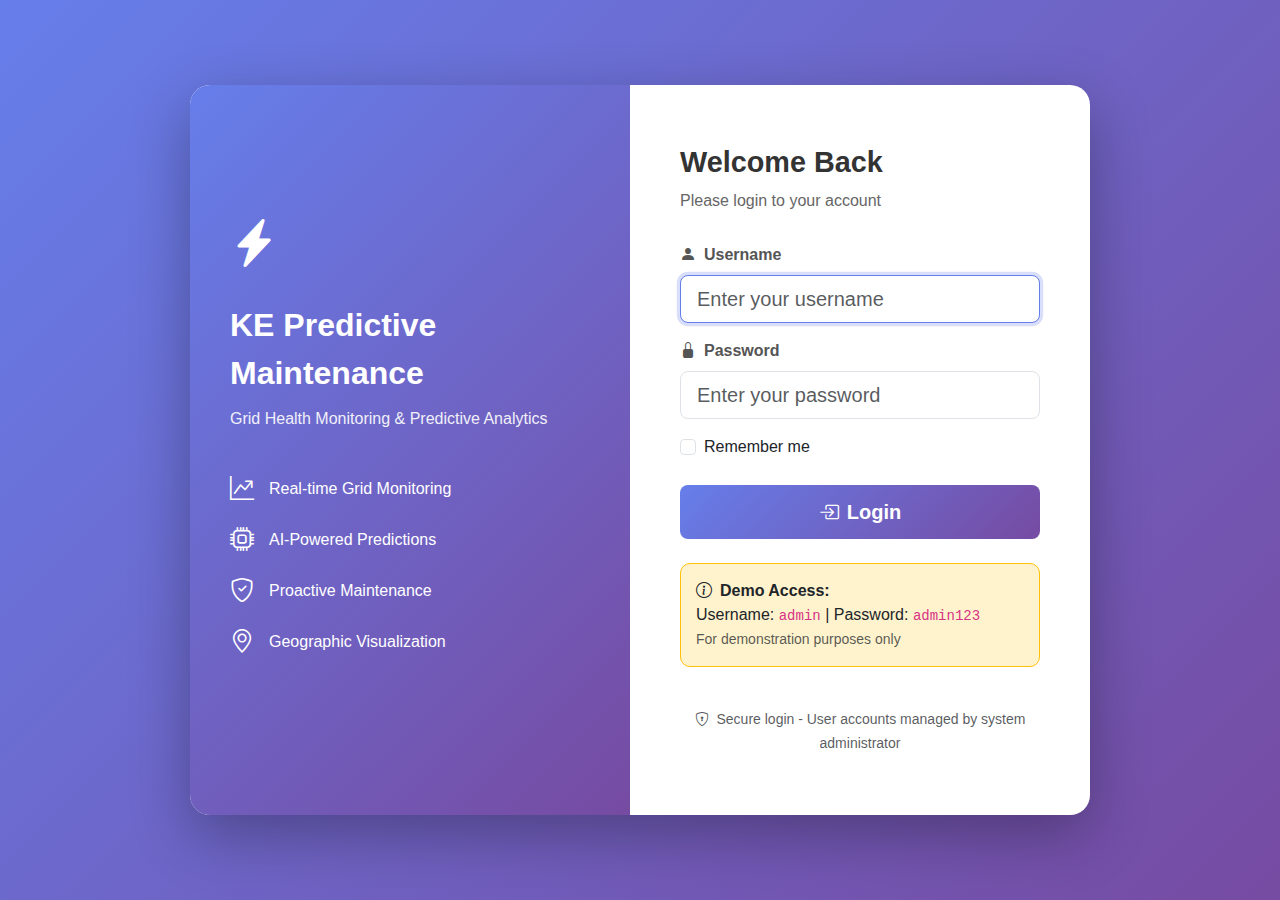
<file: login.html>
<!DOCTYPE html>
<html lang="en">
<head>
    <meta charset="UTF-8">
    <meta name="viewport" content="width=device-width, initial-scale=1.0">
    <title>KE Predictive Maintenance - Login</title>
    
    <link href="https://cdn.jsdelivr.net/npm/bootstrap@5.3.3/dist/css/bootstrap.min.css" rel="stylesheet">
    <link href="https://cdn.jsdelivr.net/npm/bootstrap-icons@1.11.3/font/bootstrap-icons.min.css" rel="stylesheet">
    
    <style>
        body {
            background: linear-gradient(135deg, #667eea 0%, #764ba2 100%);
            min-height: 100vh;
            display: flex;
            align-items: center;
            justify-content: center;
            font-family: 'Segoe UI', Tahoma, Geneva, Verdana, sans-serif;
        }
        
        .login-container {
            background: white;
            border-radius: 20px;
            box-shadow: 0 20px 60px rgba(0, 0, 0, 0.3);
            overflow: hidden;
            max-width: 900px;
            width: 100%;
            display: flex;
        }
        
        .login-left {
            flex: 1;
            background: linear-gradient(135deg, #667eea 0%, #764ba2 100%);
            padding: 60px 40px;
            color: white;
            display: flex;
            flex-direction: column;
            justify-content: center;
        }
        
        .login-right {
            flex: 1;
            padding: 60px 50px;
            display: flex;
            flex-direction: column;
            justify-content: center;
        }
        
        .brand-logo {
            font-size: 3rem;
            margin-bottom: 20px;
        }
        
        .brand-title {
            font-size: 2rem;
            font-weight: 700;
            margin-bottom: 10px;
        }
        
        .brand-subtitle {
            font-size: 1rem;
            opacity: 0.9;
        }
        
        .feature-list {
            margin-top: 40px;
            list-style: none;
            padding: 0;
        }
        
        .feature-list li {
            margin-bottom: 15px;
            display: flex;
            align-items: center;
        }
        
        .feature-list i {
            font-size: 1.5rem;
            margin-right: 15px;
        }
        
        .form-control:focus {
            border-color: #667eea;
            box-shadow: 0 0 0 0.2rem rgba(102, 126, 234, 0.25);
        }
        
        .btn-login {
            background: linear-gradient(135deg, #667eea 0%, #764ba2 100%);
            border: none;
            padding: 12px;
            font-weight: 600;
            transition: transform 0.2s;
        }
        
        .btn-login:hover {
            transform: translateY(-2px);
            box-shadow: 0 5px 20px rgba(102, 126, 234, 0.4);
        }
        
        .login-title {
            font-size: 1.8rem;
            font-weight: 700;
            color: #333;
            margin-bottom: 10px;
        }
        
        .login-subtitle {
            color: #666;
            margin-bottom: 30px;
        }
        
        .form-label {
            font-weight: 600;
            color: #555;
        }
        
        .forgot-password {
            color: #667eea;
            text-decoration: none;
            font-size: 0.9rem;
        }
        
        .forgot-password:hover {
            text-decoration: underline;
        }
        
        .divider {
            text-align: center;
            margin: 20px 0;
            color: #999;
        }
        
        .alert-demo {
            background-color: #fff3cd;
            border-color: #ffc107;
            border-radius: 10px;
            padding: 15px;
            margin-top: 20px;
        }
        
        @media (max-width: 768px) {
            .login-container {
                flex-direction: column;
            }
            
            .login-left {
                padding: 40px 30px;
            }
            
            .login-right {
                padding: 40px 30px;
            }
        }
    </style>
</head>
<body>
    
    <div class="login-container">
        <!-- Left Side - Branding -->
        <div class="login-left">
            <div class="brand-logo">
                <i class="bi bi-lightning-charge-fill"></i>
            </div>
            <div class="brand-title">KE Predictive Maintenance</div>
            <div class="brand-subtitle">Grid Health Monitoring & Predictive Analytics</div>
            
            <ul class="feature-list">
                <li>
                    <i class="bi bi-graph-up-arrow"></i>
                    <span>Real-time Grid Monitoring</span>
                </li>
                <li>
                    <i class="bi bi-cpu"></i>
                    <span>AI-Powered Predictions</span>
                </li>
                <li>
                    <i class="bi bi-shield-check"></i>
                    <span>Proactive Maintenance</span>
                </li>
                <li>
                    <i class="bi bi-geo-alt"></i>
                    <span>Geographic Visualization</span>
                </li>
            </ul>
        </div>
        
        <!-- Right Side - Login Form -->
        <div class="login-right">
            <h1 class="login-title">Welcome Back</h1>
            <p class="login-subtitle">Please login to your account</p>
            
            <form id="loginForm" onsubmit="handleLogin(event)">
                <div class="mb-3">
                    <label for="username" class="form-label">
                        <i class="bi bi-person-fill me-2"></i>Username
                    </label>
                    <input type="text" class="form-control form-control-lg" id="username" placeholder="Enter your username" required>
                </div>
                
                <div class="mb-3">
                    <label for="password" class="form-label">
                        <i class="bi bi-lock-fill me-2"></i>Password
                    </label>
                    <input type="password" class="form-control form-control-lg" id="password" placeholder="Enter your password" required>
                </div>
                
                <div class="d-flex justify-content-between align-items-center mb-4">
                    <div class="form-check">
                        <input class="form-check-input" type="checkbox" id="rememberMe">
                        <label class="form-check-label" for="rememberMe">
                            Remember me
                        </label>
                    </div>
                </div>
                
                <button type="submit" class="btn btn-primary btn-login w-100 btn-lg">
                    <i class="bi bi-box-arrow-in-right me-2"></i>Login
                </button>
            </form>
            
            <div class="alert alert-demo mt-4">
                <strong><i class="bi bi-info-circle me-2"></i>Demo Access:</strong><br>
                Username: <code>admin</code> | Password: <code>admin123</code><br>
                <small class="text-muted">For demonstration purposes only</small>
            </div>
            
            <div class="text-center mt-4">
                <small class="text-muted">
                    <i class="bi bi-shield-lock me-1"></i>
                    Secure login - User accounts managed by system administrator
                </small>
            </div>
        </div>
    </div>
    
    <script src="https://cdn.jsdelivr.net/npm/bootstrap@5.3.3/dist/js/bootstrap.bundle.min.js"></script>
    
    <script>
        function handleLogin(event) {
            event.preventDefault();
            
            const username = document.getElementById('username').value;
            const password = document.getElementById('password').value;
            
            // Simple validation for demo purposes
            if (username === 'admin' && password === 'admin123') {
                // Show loading state
                const submitBtn = event.target.querySelector('button[type="submit"]');
                submitBtn.innerHTML = '<span class="spinner-border spinner-border-sm me-2"></span>Logging in...';
                submitBtn.disabled = true;
                
                // Simulate authentication delay
                setTimeout(() => {
                    // Redirect to dashboard
                    window.location.href = 'UI_Attempt2.html';
                }, 1000);
            } else {
                // Show error message
                alert('Invalid credentials. Please use:\nUsername: admin\nPassword: admin123');
            }
        }
        
        // Add enter key support
        document.addEventListener('DOMContentLoaded', function() {
            document.getElementById('username').focus();
        });
    </script>
    
</body>
</html>
</file>
